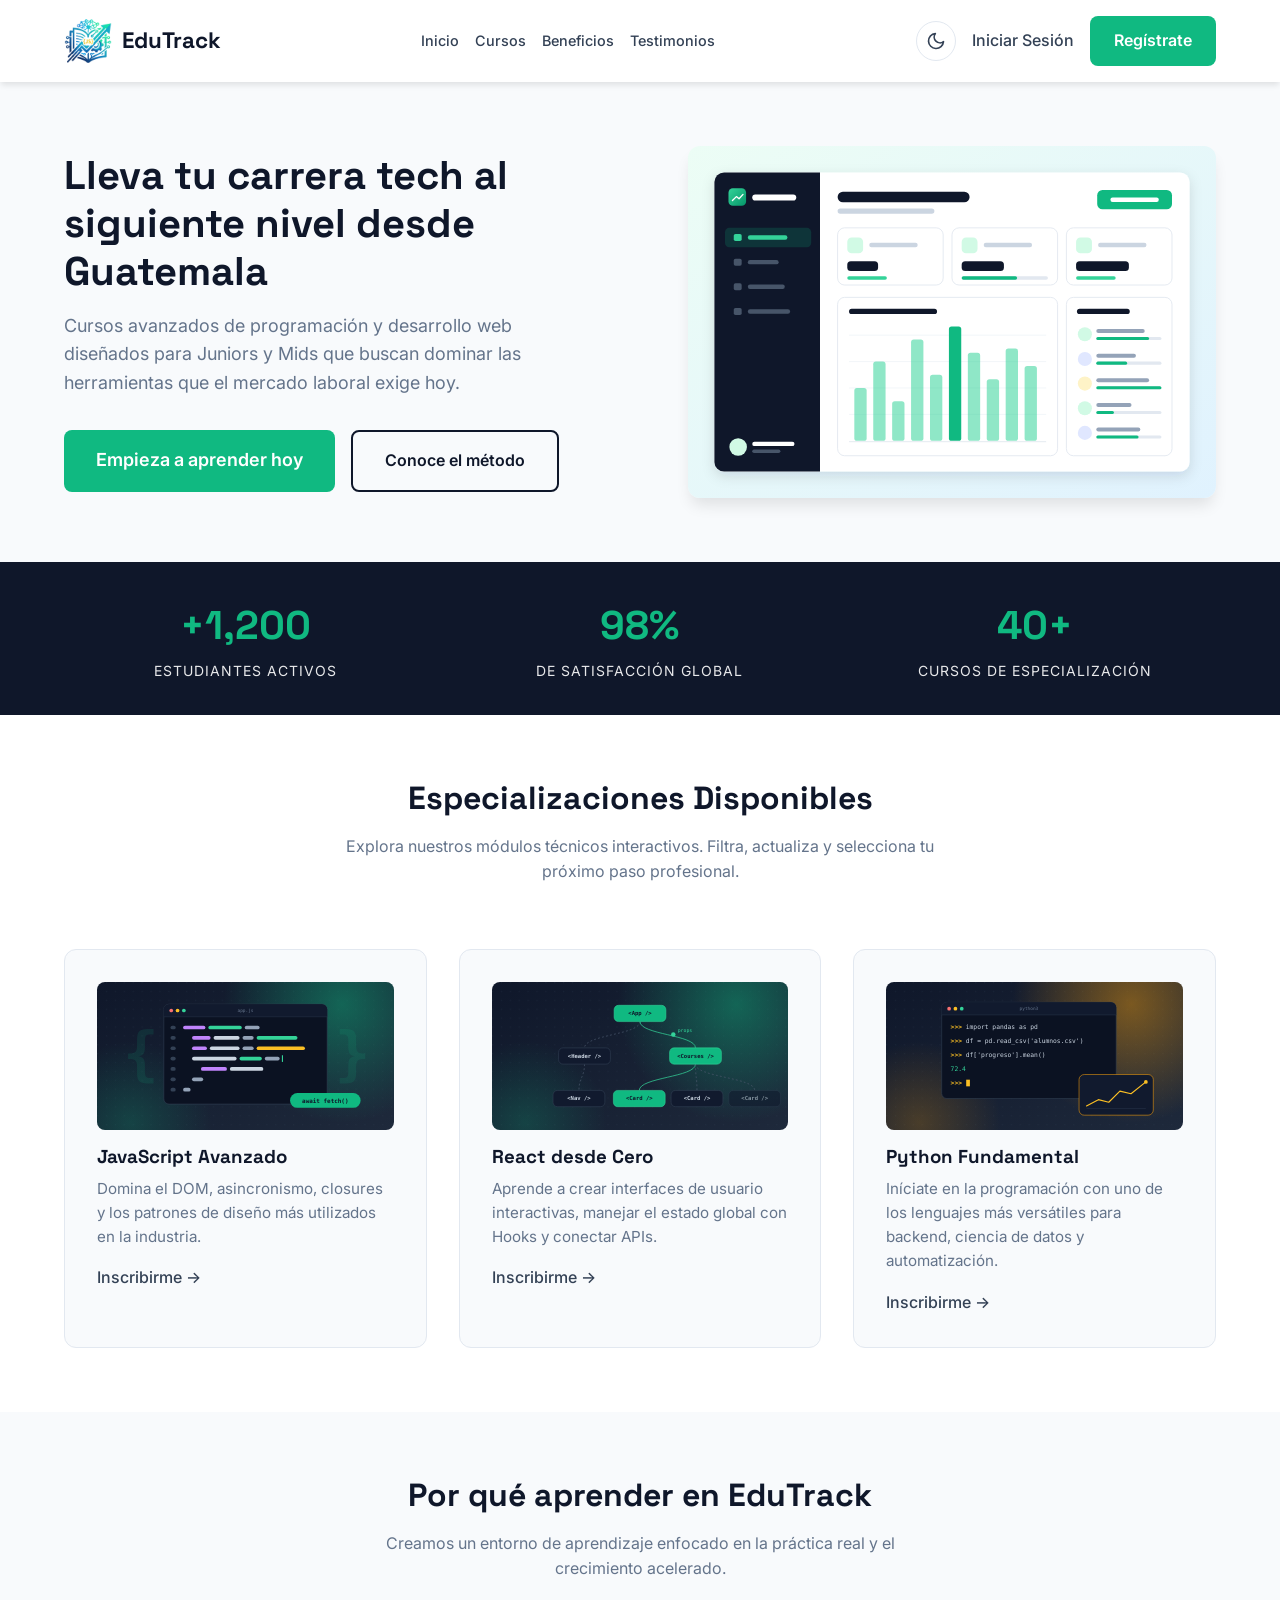
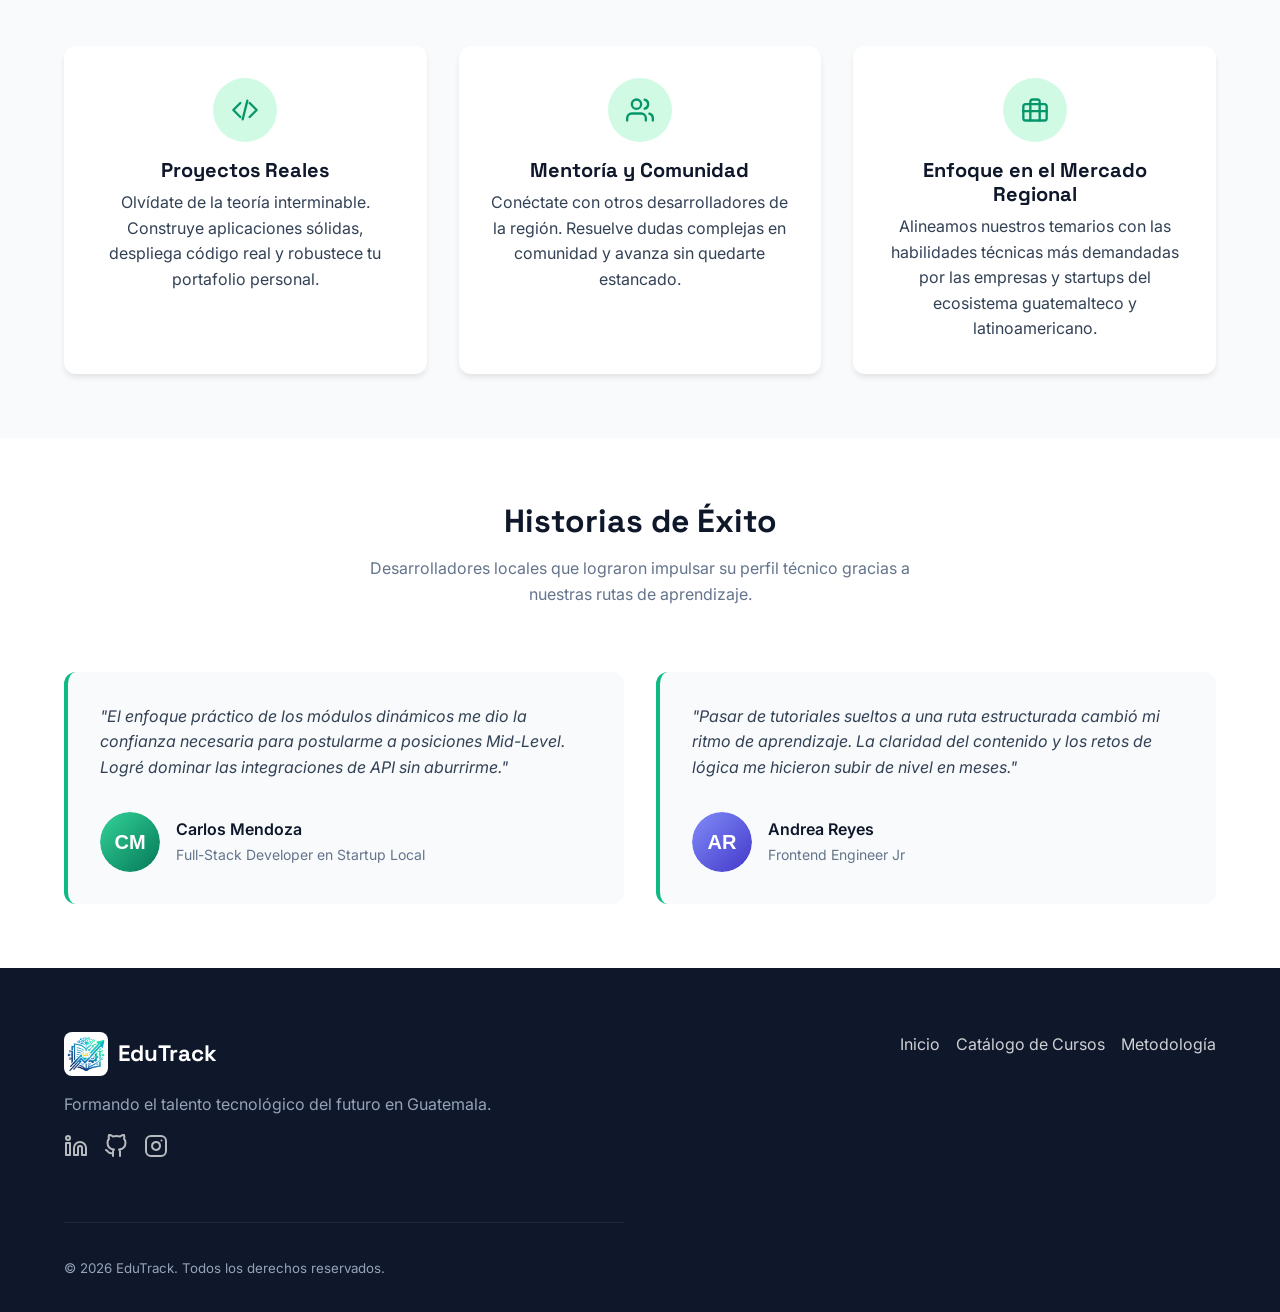
<file: index.html>
<!DOCTYPE html>
<html lang="es">
<head>
    <meta charset="UTF-8">
    <meta name="viewport" content="width=device-width, initial-scale=1.0">
    <title>EduTrack | Cursos de Tecnología en Línea para Desarrolladores</title>
    <link rel="icon" type="image/png" sizes="64x64" href="assets/img/favicon-64.png">
    <link rel="stylesheet" href="css/landing_styles.css">
    <link rel="stylesheet" href="css/theme.css">
    <script src="js/theme.js"></script>
</head>
<body>

    <header class="main-header">
        <div class="header-container">
            <a href="#hero" class="brand-logo" aria-label="EduTrack, ir al inicio">
                <img src="assets/img/logo-edutrack.png" alt="" width="48" height="48">
                <span class="brand-name">EduTrack</span>
            </a>
            <nav class="main-nav">
                <ul class="nav-list">
                    <li class="nav-item"><a href="#hero" class="nav-link">Inicio</a></li>
                    <li class="nav-item"><a href="#courses" class="nav-link">Cursos</a></li>
                    <li class="nav-item"><a href="#benefits" class="nav-link">Beneficios</a></li>
                    <li class="nav-item"><a href="#testimonials" class="nav-link">Testimonios</a></li>
                </ul>
            </nav>
            <div class="auth-actions">
                <button type="button" class="theme-toggle" data-theme-toggle aria-label="Cambiar tema">
                    <svg class="icon-moon" width="20" height="20" viewBox="0 0 24 24" fill="none" stroke="currentColor" stroke-width="2" stroke-linecap="round" stroke-linejoin="round" aria-hidden="true"><path d="M21 12.79A9 9 0 1 1 11.21 3 7 7 0 0 0 21 12.79z"></path></svg>
                    <svg class="icon-sun" width="20" height="20" viewBox="0 0 24 24" fill="none" stroke="currentColor" stroke-width="2" stroke-linecap="round" stroke-linejoin="round" aria-hidden="true"><circle cx="12" cy="12" r="5"></circle><line x1="12" y1="1" x2="12" y2="3"></line><line x1="12" y1="21" x2="12" y2="23"></line><line x1="4.22" y1="4.22" x2="5.64" y2="5.64"></line><line x1="18.36" y1="18.36" x2="19.78" y2="19.78"></line><line x1="1" y1="12" x2="3" y2="12"></line><line x1="21" y1="12" x2="23" y2="12"></line><line x1="4.22" y1="19.78" x2="5.64" y2="18.36"></line><line x1="18.36" y1="5.64" x2="19.78" y2="4.22"></line></svg>
                </button>
                <a href="#" id="login-btn" class="btn-link">Iniciar Sesión</a>
                <a href="#" class="btn-primary" data-open-register>Regístrate</a>
            </div>
        </div>
    </header>

    <main class="main-content">

        <section id="hero" class="hero-section">
            <div class="hero-container">
                <div class="hero-text-content">
                    <h1 class="hero-title">Lleva tu carrera tech al siguiente nivel desde Guatemala</h1>
                    <p class="hero-subtitle">Cursos avanzados de programación y desarrollo web diseñados para Juniors y Mids que buscan dominar las herramientas que el mercado laboral exige hoy.</p>
                    <div class="hero-actions">
                        <a href="#" class="btn-large-primary" data-open-register>Empieza a aprender hoy</a>
                        <a href="#benefits" class="btn-large-secondary">Conoce el método</a>
                    </div>
                </div>
                <div class="hero-image-container">
                    <img src="assets/img/hero-dashboard.svg" alt="Vista previa del panel de EduTrack con métricas, gráfico y progreso de estudiantes" class="hero-image" width="600" height="400">
                </div>
            </div>
        </section>

        <section id="stats" class="stats-section">
            <div class="stats-container">
                <h2 class="visually-hidden">Nuestras Cifras</h2>
                <ul class="stats-list">
                    <li class="stats-item">
                        <span class="stats-number">+1,200</span>
                        <span class="stats-label">Estudiantes activos</span>
                    </li>
                    <li class="stats-item">
                        <span class="stats-number">98%</span>
                        <span class="stats-label">De satisfacción global</span>
                    </li>
                    <li class="stats-item">
                        <span class="stats-number">40+</span>
                        <span class="stats-label">Cursos de especialización</span>
                    </li>
                </ul>
            </div>
        </section>

        <section id="courses" class="courses-section">
            <div class="courses-container">
                <div class="section-header">
                    <h2 class="section-title">Especializaciones Disponibles</h2>
                    <p class="section-description">Explora nuestros módulos técnicos interactivos. Filtra, actualiza y selecciona tu próximo paso profesional.</p>
                </div>
                
                <div id="courses-grid" class="courses-grid">
                    <!-- Tarjeta 1 -->
                    <article class="course-card">
                        <img src="assets/img/courses/javascript.svg" alt="Portada del curso JavaScript Avanzado" width="400" height="200" loading="lazy" class="course-image">
                        <h3 class="course-title">JavaScript Avanzado</h3>
                        <p class="course-description">Domina el DOM, asincronismo, closures y los patrones de diseño más utilizados en la industria.</p>
                        <a href="#" class="btn-link" data-open-register>Inscribirme &rarr;</a>
                    </article>
                    <!-- Tarjeta 2 -->
                    <article class="course-card">
                        <img src="assets/img/courses/react.svg" alt="Portada del curso React desde Cero" width="400" height="200" loading="lazy" class="course-image">
                        <h3 class="course-title">React desde Cero</h3>
                        <p class="course-description">Aprende a crear interfaces de usuario interactivas, manejar el estado global con Hooks y conectar APIs.</p>
                        <a href="#" class="btn-link" data-open-register>Inscribirme &rarr;</a>
                    </article>
                    <!-- Tarjeta 3 -->
                    <article class="course-card">
                        <img src="assets/img/courses/python.svg" alt="Portada del curso Python Fundamental" width="400" height="200" loading="lazy" class="course-image">
                        <h3 class="course-title">Python Fundamental</h3>
                        <p class="course-description">Iníciate en la programación con uno de los lenguajes más versátiles para backend, ciencia de datos y automatización.</p>
                        <a href="#" class="btn-link" data-open-register>Inscribirme &rarr;</a>
                    </article>
                </div>
            </div>
        </section>

        <section id="benefits" class="benefits-section">
            <div class="benefits-container">
                <div class="section-header">
                    <h2 class="section-title">Por qué aprender en EduTrack</h2>
                    <p class="section-description">Creamos un entorno de aprendizaje enfocado en la práctica real y el crecimiento acelerado.</p>
                </div>
                <div class="benefits-grid">
                    <article class="benefit-card">
                        <div class="benefit-icon-wrapper">
                            <img src="assets/icons/code.svg" alt="" width="28" height="28" class="benefit-icon">
                        </div>
                        <h3 class="benefit-title">Proyectos Reales</h3>
                        <p class="benefit-description">Olvídate de la teoría interminable. Construye aplicaciones sólidas, despliega código real y robustece tu portafolio personal.</p>
                    </article>

                    <article class="benefit-card">
                        <div class="benefit-icon-wrapper">
                            <img src="assets/icons/users.svg" alt="" width="28" height="28" class="benefit-icon">
                        </div>
                        <h3 class="benefit-title">Mentoría y Comunidad</h3>
                        <p class="benefit-description">Conéctate con otros desarrolladores de la región. Resuelve dudas complejas en comunidad y avanza sin quedarte estancado.</p>
                    </article>

                    <article class="benefit-card">
                        <div class="benefit-icon-wrapper">
                            <img src="assets/icons/briefcase.svg" alt="" width="28" height="28" class="benefit-icon">
                        </div>
                        <h3 class="benefit-title">Enfoque en el Mercado Regional</h3>
                        <p class="benefit-description">Alineamos nuestros temarios con las habilidades técnicas más demandadas por las empresas y startups del ecosistema guatemalteco y latinoamericano.</p>
                    </article>
                </div>
            </div>
        </section>

        <section id="testimonials" class="testimonials-section">
            <div class="testimonials-container">
                <div class="section-header">
                    <h2 class="section-title">Historias de Éxito</h2>
                    <p class="section-description">Desarrolladores locales que lograron impulsar su perfil técnico gracias a nuestras rutas de aprendizaje.</p>
                </div>
                <div class="testimonials-grid">
                    <blockquote class="testimonial-card">
                        <p class="testimonial-quote">"El enfoque práctico de los módulos dinámicos me dio la confianza necesaria para postularme a posiciones Mid-Level. Logré dominar las integraciones de API sin aburrirme."</p>
                        <cite class="testimonial-author-info">
                            <img src="assets/img/avatars/carlos-mendoza.svg" width="60" height="60" alt="Foto de Carlos Mendoza" class="testimonial-avatar">
                            <div class="author-text">
                                <span class="author-name">Carlos Mendoza</span>
                                <span class="author-role">Full-Stack Developer en Startup Local</span>
                            </div>
                        </cite>
                    </blockquote>

                    <blockquote class="testimonial-card">
                        <p class="testimonial-quote">"Pasar de tutoriales sueltos a una ruta estructurada cambió mi ritmo de aprendizaje. La claridad del contenido y los retos de lógica me hicieron subir de nivel en meses."</p>
                        <cite class="testimonial-author-info">
                            <img src="assets/img/avatars/andrea-reyes.svg" width="60" height="60" alt="Foto de Andrea Reyes" class="testimonial-avatar">
                            <div class="author-text">
                                <span class="author-name">Andrea Reyes</span>
                                <span class="author-role">Frontend Engineer Jr</span>
                            </div>
                        </cite>
                    </blockquote>
                </div>
            </div>
        </section>

    </main>

    <div id="register-modal" class="modal-overlay">
        <div class="modal-content">
            <button id="close-modal" class="btn-close" aria-label="Cerrar">&times;</button>
            <h3 class="modal-title">Únete a EduTrack</h3>
            <p class="modal-description">Déjanos tus datos y te avisaremos en cuanto abramos nuevos cupos.</p>
            <form id="register-form" class="register-form">
                <div class="form-group">
                    <label for="reg-name" class="form-label">Nombre completo</label>
                    <input type="text" id="reg-name" class="form-input" required placeholder="Ej. Carlos Mendoza">
                </div>
                <div class="form-group">
                    <label for="reg-email" class="form-label">Correo electrónico</label>
                    <input type="email" id="reg-email" class="form-input" required placeholder="tu@correo.com">
                </div>
                <button type="submit" class="btn-primary form-submit">Completar Registro</button>
            </form>
        </div>
    </div>

    <footer class="main-footer">
        <div class="footer-container">
            <div class="footer-brand-info">
                <div class="brand-logo footer-logo">
                    <img src="assets/img/logo-edutrack.png" alt="" width="44" height="44" class="footer-logo-mark">
                    <span class="brand-name">EduTrack</span>
                </div>
                <p class="footer-tagline">Formando el talento tecnológico del futuro en Guatemala.</p>
                
                <div class="footer-socials">
                    <a href="#" class="social-link" aria-label="LinkedIn">
                        <svg width="24" height="24" viewBox="0 0 24 24" fill="none" stroke="currentColor" stroke-width="2" stroke-linecap="round" stroke-linejoin="round"><path d="M16 8a6 6 0 0 1 6 6v7h-4v-7a2 2 0 0 0-2-2 2 2 0 0 0-2 2v7h-4v-7a6 6 0 0 1 6-6z"></path><rect x="2" y="9" width="4" height="12"></rect><circle cx="4" cy="4" r="2"></circle></svg>
                    </a>
                    <a href="#" class="social-link" aria-label="GitHub">
                        <svg width="24" height="24" viewBox="0 0 24 24" fill="none" stroke="currentColor" stroke-width="2" stroke-linecap="round" stroke-linejoin="round"><path d="M9 19c-5 1.5-5-2.5-7-3m14 6v-3.87a3.37 3.37 0 0 0-.94-2.61c3.14-.35 6.44-1.54 6.44-7A5.44 5.44 0 0 0 20 4.77 5.07 5.07 0 0 0 19.91 1S18.73.65 16 2.48a13.38 13.38 0 0 0-7 0C6.27.65 5.09 1 5.09 1A5.07 5.07 0 0 0 5 4.77a5.44 5.44 0 0 0-1.5 3.78c0 5.42 3.3 6.61 6.44 7A3.37 3.37 0 0 0 9 18.13V22"></path></svg>
                    </a>
                    <a href="#" class="social-link" aria-label="Instagram">
                        <svg width="24" height="24" viewBox="0 0 24 24" fill="none" stroke="currentColor" stroke-width="2" stroke-linecap="round" stroke-linejoin="round"><rect x="2" y="2" width="20" height="20" rx="5" ry="5"></rect><path d="M16 11.37A4 4 0 1 1 12.63 8 4 4 0 0 1 16 11.37z"></path><line x1="17.5" y1="6.5" x2="17.51" y2="6.5"></line></svg>
                    </a>
                </div>
            </div>
            <div class="footer-nav-wrapper">
                <nav class="footer-nav">
                    <ul class="footer-links-list">
                        <li><a href="#hero" class="footer-link">Inicio</a></li>
                        <li><a href="#courses" class="footer-link">Catálogo de Cursos</a></li>
                        <li><a href="#benefits" class="footer-link">Metodología</a></li>
                    </ul>
                </nav>
            </div>
            <div class="footer-bottom">
                <small class="footer-copyright">&copy; 2026 EduTrack. Todos los derechos reservados.</small>
            </div>
        </div>
    </footer>
    <a href="#" class="whatsapp-float" aria-label="Chat en WhatsApp">
        <img src="assets/icons/chat.svg" alt="" width="28" height="28">
    </a>

    <script src="js/session.js"></script>
    <script src="js/landing.js"></script>
</body>
</html>
</file>
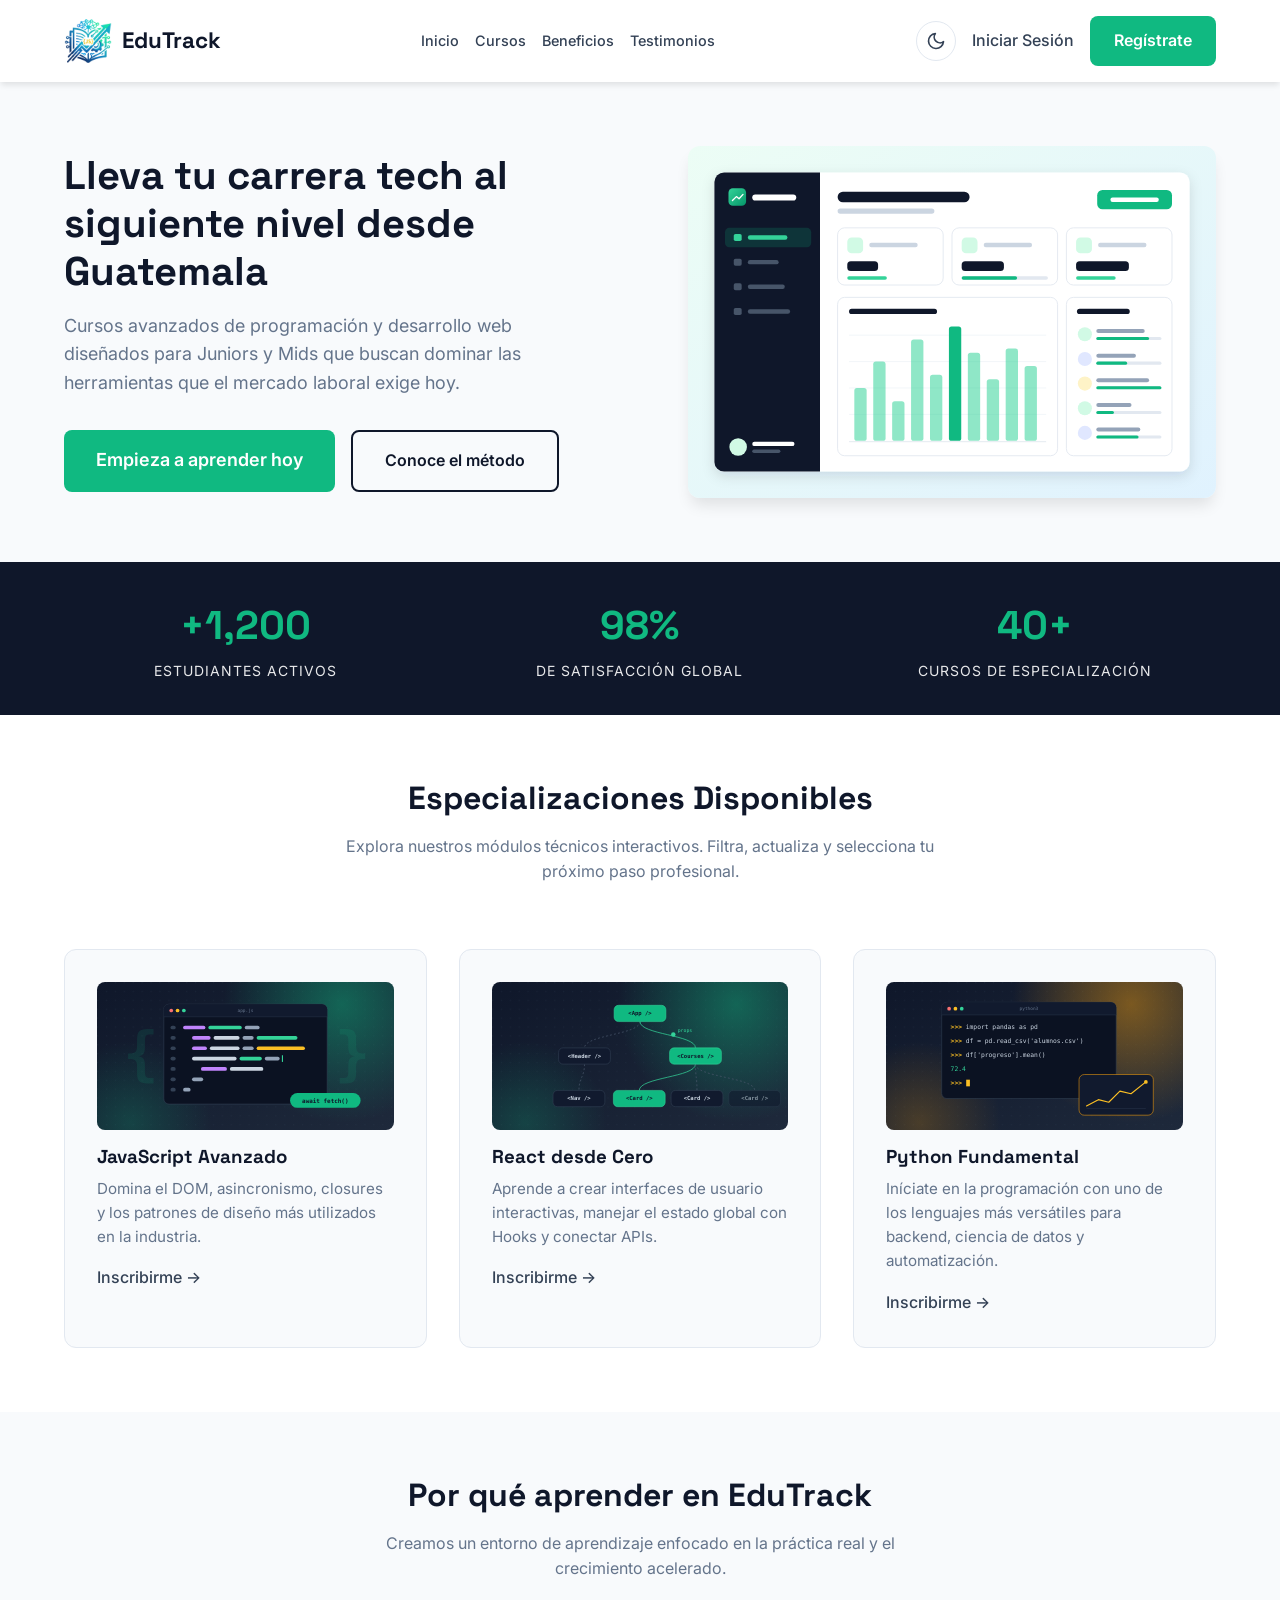
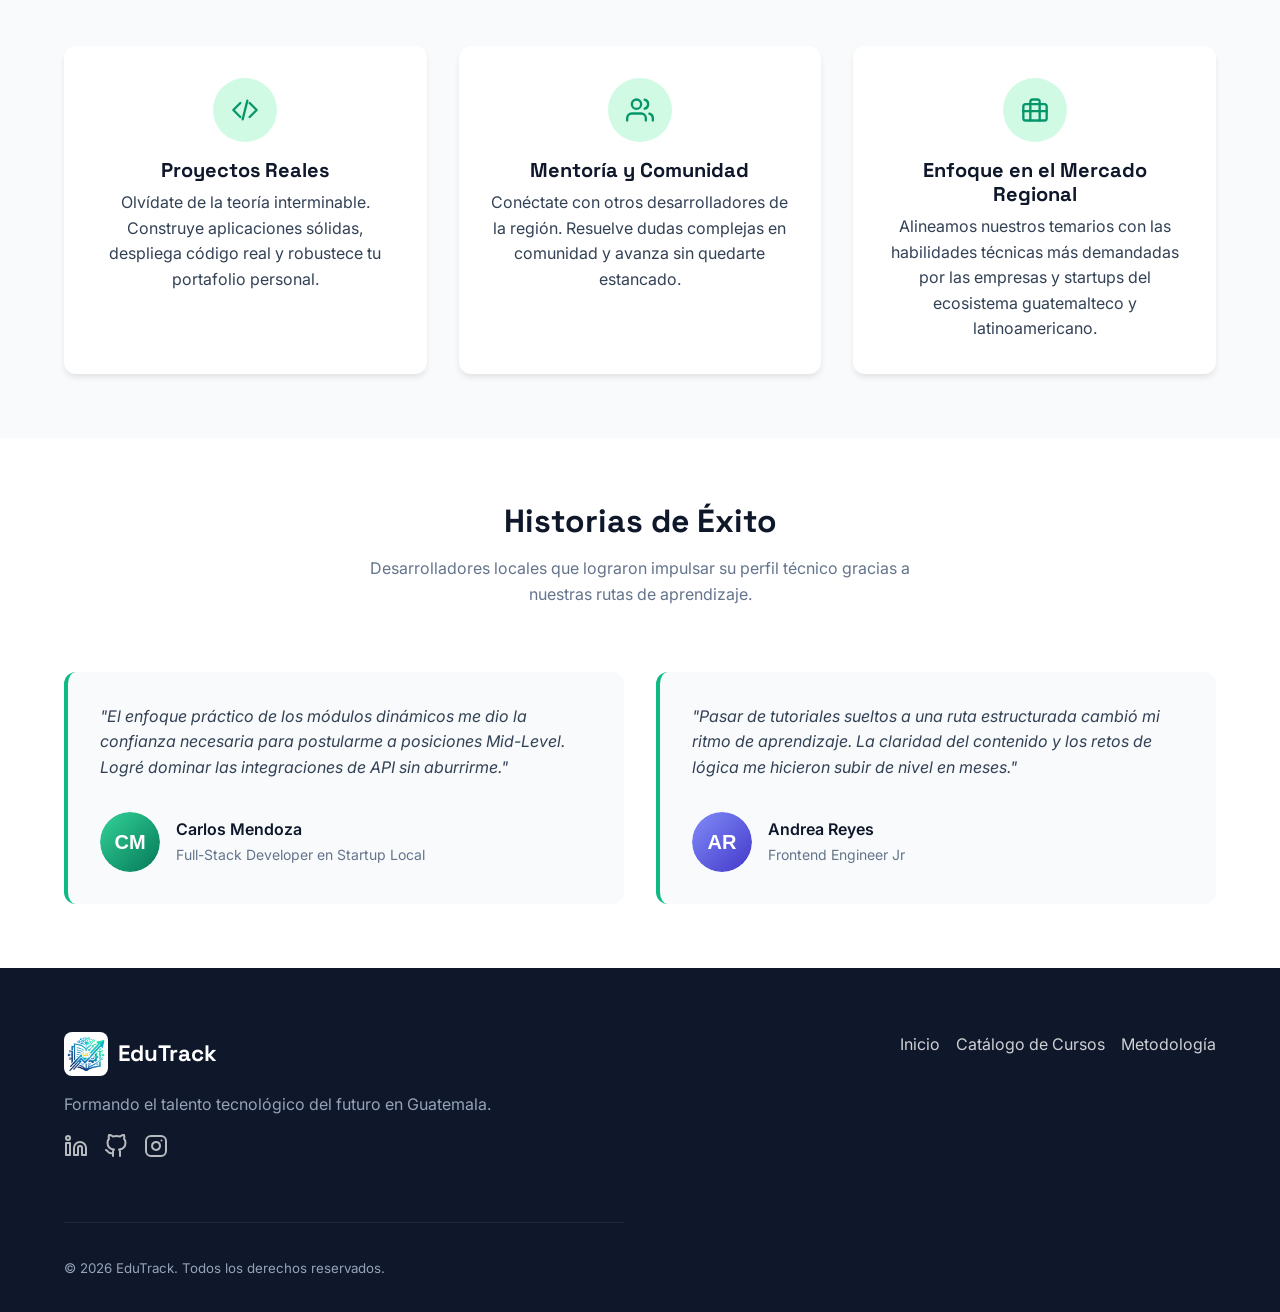
<file: catalogo.html>
<!DOCTYPE html>
<html lang="es">
<head>
    <meta charset="UTF-8">
    <meta name="viewport" content="width=device-width, initial-scale=1.0">
    <title>Catálogo de Cursos | EduTrack</title>
    <link rel="icon" type="image/png" sizes="64x64" href="assets/img/favicon-64.png">
    <link rel="stylesheet" href="css/dashboard_styles.css">
    <link rel="stylesheet" href="css/catalogo.css">
    <link href="https://fonts.googleapis.com/css2?family=Inter:wght@400;500;600&family=Space+Grotesk:wght@500;700&display=swap" rel="stylesheet">
    <link rel="stylesheet" href="css/theme.css">
    <script src="js/theme.js"></script>
</head>
<body>

    <div class="mobile-topbar">
        <button id="menu-toggle" class="menu-btn" aria-label="Alternar menú">
            <div class="hamburger">
                <span></span><span></span><span></span><span></span>
            </div>
        </button>
        <span class="mobile-brand">EduTrack</span>
        <div class="mobile-spacer"></div>
    </div>

    <div class="dashboard-layout">
        <aside class="sidebar" id="sidebar">
            <div class="sidebar-header">
                <h1 class="brand-logo-text"><img src="assets/img/logo-edutrack.png" alt="" width="38" height="38">EduTrack</h1>
                <button id="close-sidebar" class="close-btn-mobile" aria-label="Cerrar menú">&times;</button>
            </div>

            <nav class="sidebar-nav">
                <ul class="nav-menu">
                    <li class="nav-item">
                        <a href="dashboard.html" class="nav-link">
                            <svg width="20" height="20" viewBox="0 0 24 24" fill="none" stroke="currentColor" stroke-width="2" stroke-linecap="round" stroke-linejoin="round"><rect x="3" y="3" width="7" height="7"></rect><rect x="14" y="3" width="7" height="7"></rect><rect x="14" y="14" width="7" height="7"></rect><rect x="3" y="14" width="7" height="7"></rect></svg>
                            <span>Dashboard</span>
                        </a>
                    </li>
                    <li class="nav-item">
                        <a href="#" class="nav-link" data-coming-soon="Mis Rutas">
                            <svg width="20" height="20" viewBox="0 0 24 24" fill="none" stroke="currentColor" stroke-width="2" stroke-linecap="round" stroke-linejoin="round"><polygon points="12 2 2 7 12 12 22 7 12 2"></polygon><polyline points="2 17 12 22 22 17"></polyline><polyline points="2 12 12 17 22 12"></polyline></svg>
                            <span>Mis Rutas</span>
                        </a>
                    </li>
                    <li class="nav-item active">
                        <a href="catalogo.html" class="nav-link">
                            <svg width="20" height="20" viewBox="0 0 24 24" fill="none" stroke="currentColor" stroke-width="2" stroke-linecap="round" stroke-linejoin="round"><circle cx="12" cy="12" r="10"></circle><line x1="12" y1="8" x2="12" y2="12"></line><line x1="12" y1="16" x2="12.01" y2="16"></line></svg>
                            <span>Catálogo</span>
                        </a>
                    </li>
                    <li class="nav-item">
                        <a href="estudiantes.html" class="nav-link">
                            <svg width="20" height="20" viewBox="0 0 24 24" fill="none" stroke="currentColor" stroke-width="2" stroke-linecap="round" stroke-linejoin="round"><path d="M22 11.08V12a10 10 0 1 1-5.93-9.14"></path><polyline points="22 4 12 14.01 9 11.01"></polyline></svg>
                            <span>Estudiantes</span>
                        </a>
                    </li>
                </ul>
            </nav>

            <div class="sidebar-footer">
                <div class="user-profile">
                    <span class="user-avatar" aria-hidden="true">U</span>
                    <div class="user-info">
                        <span class="user-name">Estudiante</span>
                        <span class="user-role">Frontend Dev</span>
                    </div>
                </div>
                <button type="button" class="theme-toggle theme-toggle--row" data-theme-toggle aria-label="Cambiar tema">
                    <svg class="icon-moon" width="20" height="20" viewBox="0 0 24 24" fill="none" stroke="currentColor" stroke-width="2" stroke-linecap="round" stroke-linejoin="round" aria-hidden="true"><path d="M21 12.79A9 9 0 1 1 11.21 3 7 7 0 0 0 21 12.79z"></path></svg>
                    <svg class="icon-sun" width="20" height="20" viewBox="0 0 24 24" fill="none" stroke="currentColor" stroke-width="2" stroke-linecap="round" stroke-linejoin="round" aria-hidden="true"><circle cx="12" cy="12" r="5"></circle><line x1="12" y1="1" x2="12" y2="3"></line><line x1="12" y1="21" x2="12" y2="23"></line><line x1="4.22" y1="4.22" x2="5.64" y2="5.64"></line><line x1="18.36" y1="18.36" x2="19.78" y2="19.78"></line><line x1="1" y1="12" x2="3" y2="12"></line><line x1="21" y1="12" x2="23" y2="12"></line><line x1="4.22" y1="19.78" x2="5.64" y2="18.36"></line><line x1="18.36" y1="5.64" x2="19.78" y2="4.22"></line></svg>
                    <span class="theme-toggle-label">Tema oscuro</span>
                </button>
                <button class="btn-logout" aria-label="Cerrar sesión">
                    <svg width="20" height="20" viewBox="0 0 24 24" fill="none" stroke="currentColor" stroke-width="2" stroke-linecap="round" stroke-linejoin="round"><path d="M9 21H5a2 2 0 0 1-2-2V5a2 2 0 0 1 2-2h4"></path><polyline points="16 17 21 12 16 7"></polyline><line x1="21" y1="12" x2="9" y2="12"></line></svg>
                    <span>Salir</span>
                </button>
            </div>
        </aside>

        <div id="sidebar-overlay" class="sidebar-overlay"></div>

        <main class="main-content" id="catalog-app">
            <!-- El contenido se renderizará dinámicamente desde catalogo.js -->
        </main>
    </div>

    <script src="js/utils.js"></script>
    <script src="js/session.js"></script>
    <script src="js/sidebar.js"></script>
    <script src="js/catalogo.js"></script>
</body>
</html>
</file>
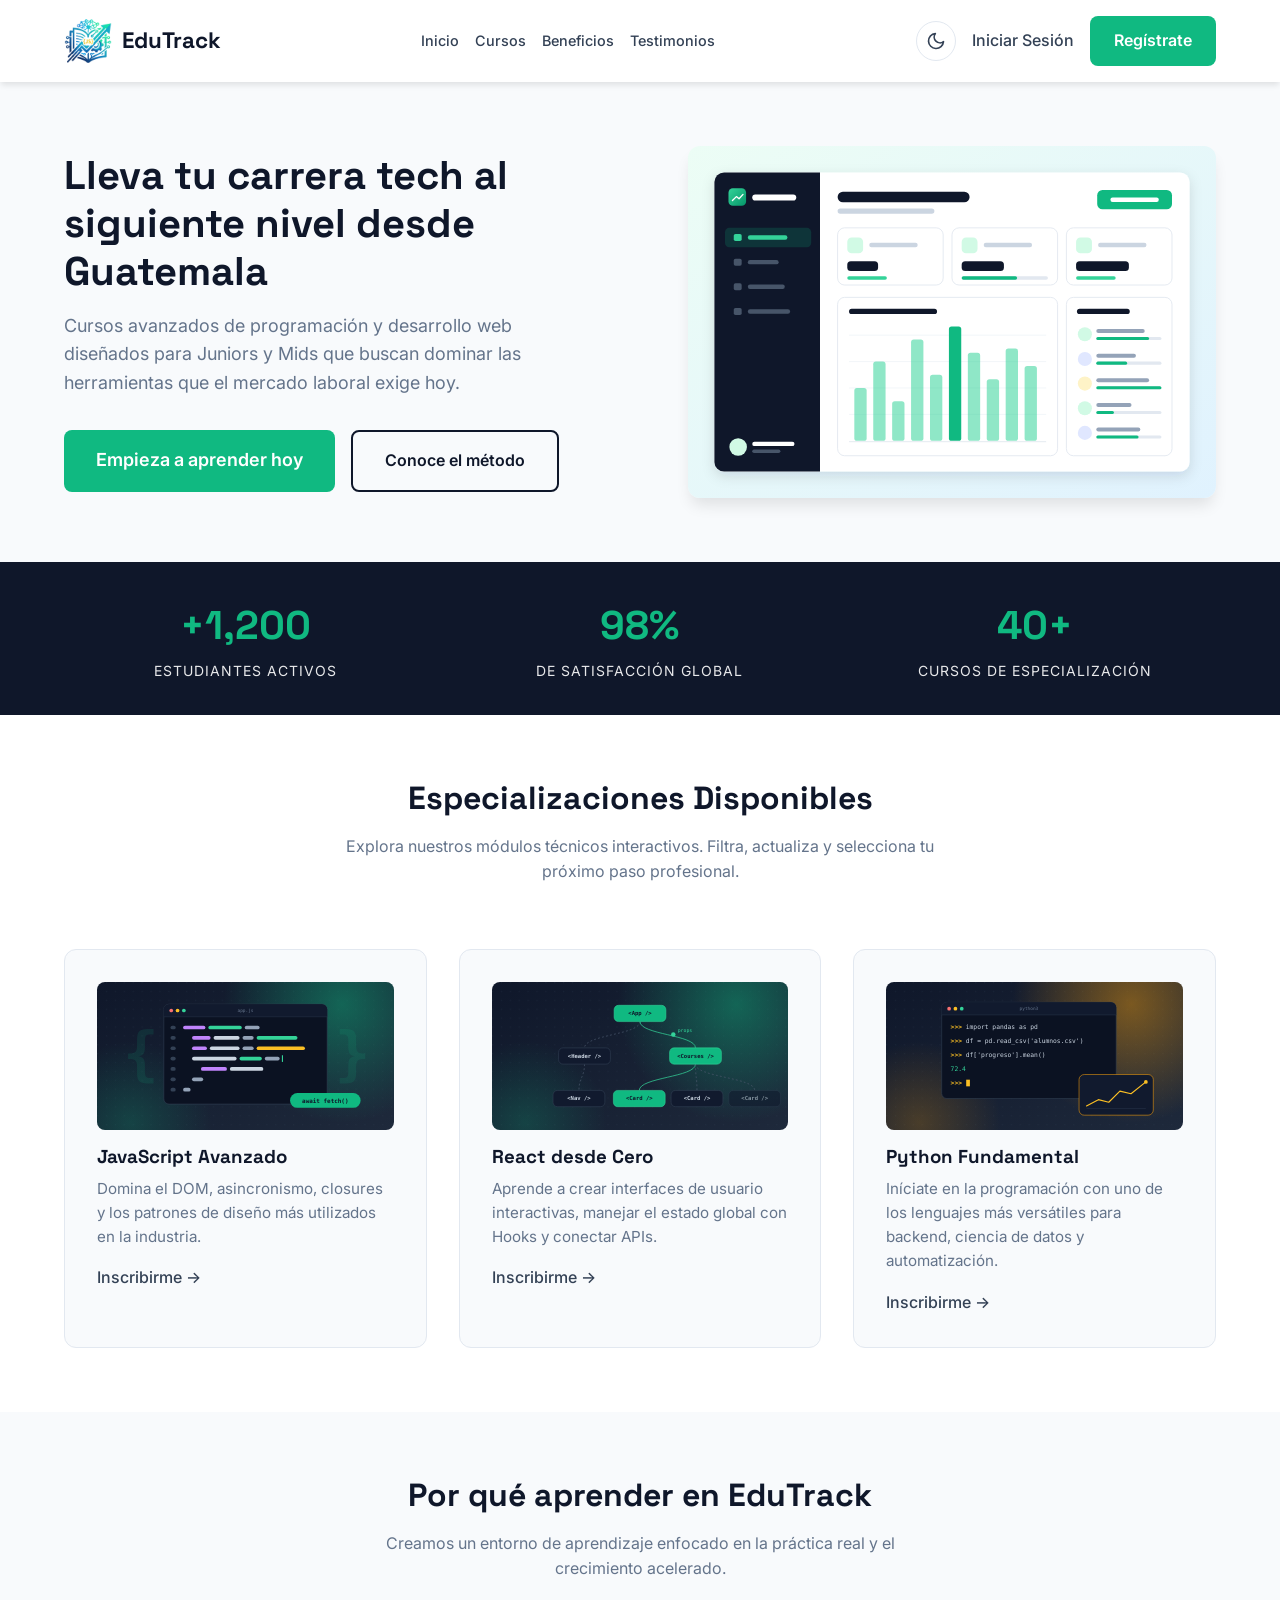
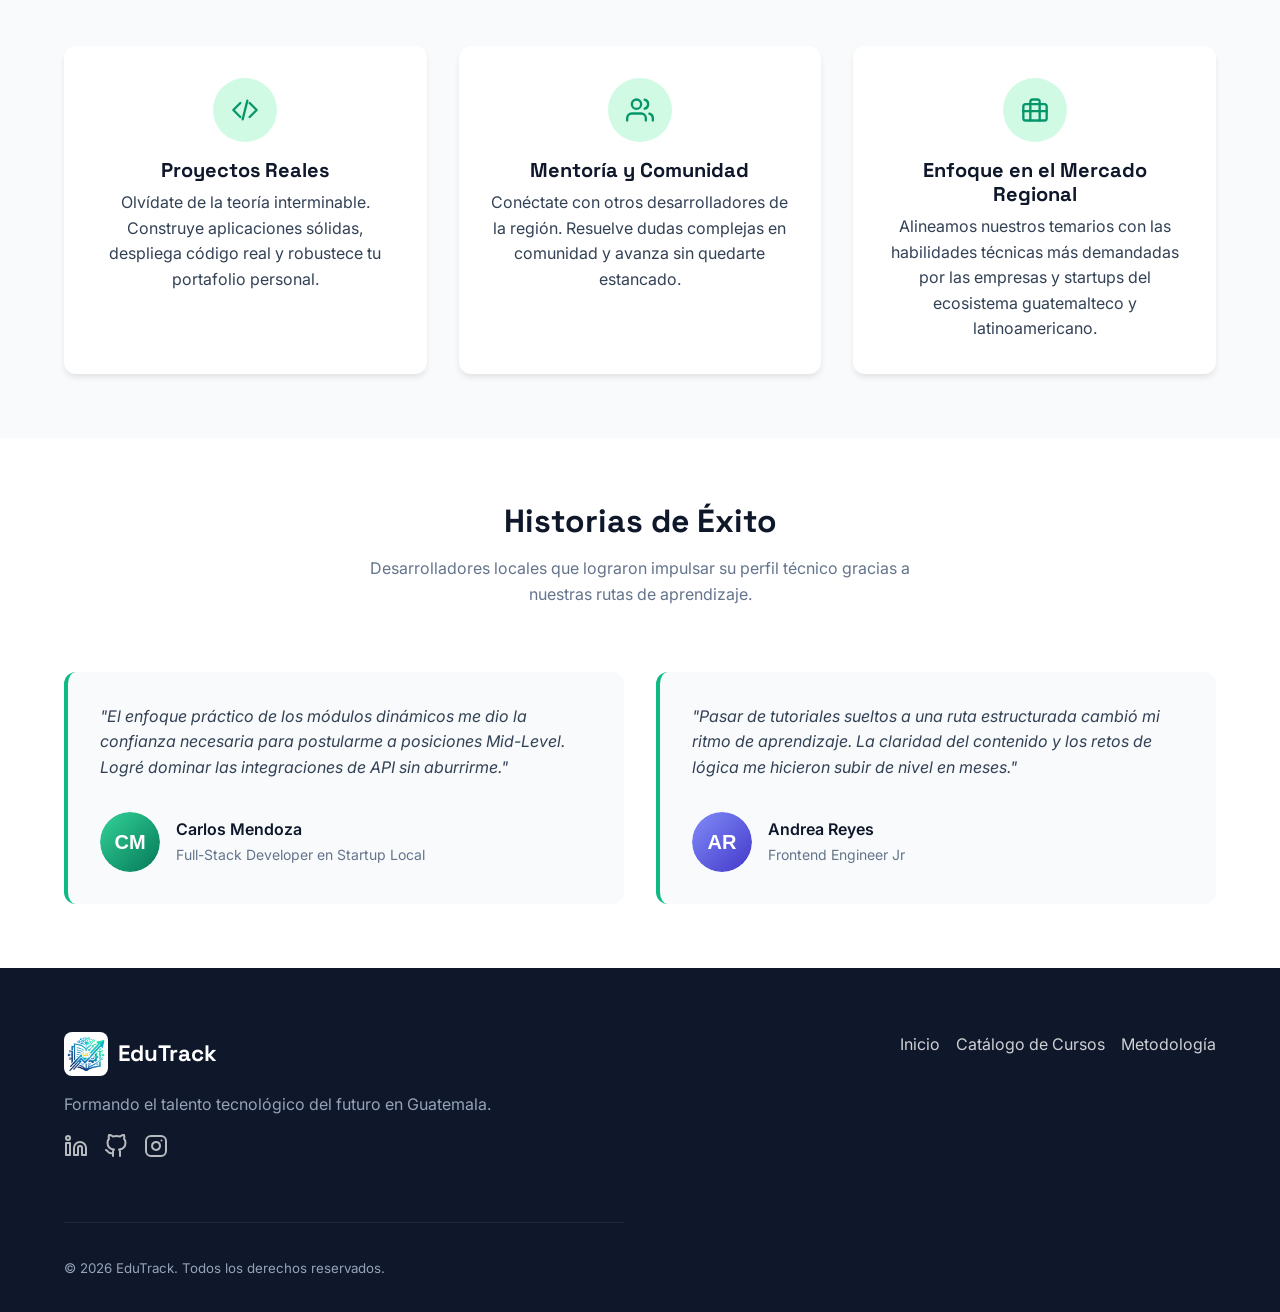
<file: dashboard.html>
<!DOCTYPE html>
<html lang="es">
<head>
    <meta charset="UTF-8">
    <meta name="viewport" content="width=device-width, initial-scale=1.0">
    <title>Dashboard | EduTrack</title>
    <link rel="icon" type="image/png" sizes="64x64" href="assets/img/favicon-64.png">
    <link rel="stylesheet" href="css/dashboard_styles.css">
    <link href="https://fonts.googleapis.com/css2?family=Inter:wght@400;500;600&family=Space+Grotesk:wght@500;700&display=swap" rel="stylesheet">
    <link rel="stylesheet" href="css/theme.css">
    <script src="js/theme.js"></script>
</head>
<body>

    <div class="mobile-topbar">
        <button id="menu-toggle" class="menu-btn" aria-label="Alternar menú">
            <div class="hamburger">
                <span></span>
                <span></span>
                <span></span>
                <span></span>
            </div>
        </button>
        
        <span class="mobile-brand">EduTrack</span>
        <div class="mobile-spacer"></div> </div>

    <div class="dashboard-layout">
        
        <aside class="sidebar" id="sidebar">
            <div class="sidebar-header">
                <h1 class="brand-logo-text"><img src="assets/img/logo-edutrack.png" alt="" width="38" height="38">EduTrack</h1>
                <button id="close-sidebar" class="close-btn-mobile" aria-label="Cerrar menú">&times;</button>
            </div>

            <nav class="sidebar-nav">
                <ul class="nav-menu">
                    <li class="nav-item active">
                        <a href="#" class="nav-link">
                            <svg width="20" height="20" viewBox="0 0 24 24" fill="none" stroke="currentColor" stroke-width="2" stroke-linecap="round" stroke-linejoin="round"><rect x="3" y="3" width="7" height="7"></rect><rect x="14" y="3" width="7" height="7"></rect><rect x="14" y="14" width="7" height="7"></rect><rect x="3" y="14" width="7" height="7"></rect></svg>
                            <span>Dashboard</span>
                        </a>
                    </li>
                    <li class="nav-item">
                        <a href="#" class="nav-link" data-coming-soon="Mis Rutas">
                            <svg width="20" height="20" viewBox="0 0 24 24" fill="none" stroke="currentColor" stroke-width="2" stroke-linecap="round" stroke-linejoin="round"><polygon points="12 2 2 7 12 12 22 7 12 2"></polygon><polyline points="2 17 12 22 22 17"></polyline><polyline points="2 12 12 17 22 12"></polyline></svg>
                            <span>Mis Rutas</span>
                        </a>
                    </li>
                    <li class="nav-item">
                        <a href="catalogo.html" class="nav-link">
                            <svg width="20" height="20" viewBox="0 0 24 24" fill="none" stroke="currentColor" stroke-width="2" stroke-linecap="round" stroke-linejoin="round"><circle cx="12" cy="12" r="10"></circle><line x1="12" y1="8" x2="12" y2="12"></line><line x1="12" y1="16" x2="12.01" y2="16"></line></svg>
                            <span>Catálogo</span>
                        </a>
                    </li>
                    <li class="nav-item">
                        <a href="estudiantes.html" class="nav-link">
                            <svg width="20" height="20" viewBox="0 0 24 24" fill="none" stroke="currentColor" stroke-width="2" stroke-linecap="round" stroke-linejoin="round"><path d="M22 11.08V12a10 10 0 1 1-5.93-9.14"></path><polyline points="22 4 12 14.01 9 11.01"></polyline></svg>
                            <span>Estudiantes</span>
                        </a>
                    </li>
                </ul>
            </nav>

            <div class="sidebar-footer">
                <div class="user-profile">
                    <span class="user-avatar" aria-hidden="true">U</span>
                    <div class="user-info">
                        <span class="user-name">Estudiante</span>
                        <span class="user-role">Frontend Dev</span>
                    </div>
                </div>
                <button type="button" class="theme-toggle theme-toggle--row" data-theme-toggle aria-label="Cambiar tema">
                    <svg class="icon-moon" width="20" height="20" viewBox="0 0 24 24" fill="none" stroke="currentColor" stroke-width="2" stroke-linecap="round" stroke-linejoin="round" aria-hidden="true"><path d="M21 12.79A9 9 0 1 1 11.21 3 7 7 0 0 0 21 12.79z"></path></svg>
                    <svg class="icon-sun" width="20" height="20" viewBox="0 0 24 24" fill="none" stroke="currentColor" stroke-width="2" stroke-linecap="round" stroke-linejoin="round" aria-hidden="true"><circle cx="12" cy="12" r="5"></circle><line x1="12" y1="1" x2="12" y2="3"></line><line x1="12" y1="21" x2="12" y2="23"></line><line x1="4.22" y1="4.22" x2="5.64" y2="5.64"></line><line x1="18.36" y1="18.36" x2="19.78" y2="19.78"></line><line x1="1" y1="12" x2="3" y2="12"></line><line x1="21" y1="12" x2="23" y2="12"></line><line x1="4.22" y1="19.78" x2="5.64" y2="18.36"></line><line x1="18.36" y1="5.64" x2="19.78" y2="4.22"></line></svg>
                    <span class="theme-toggle-label">Tema oscuro</span>
                </button>
                <button class="btn-logout" aria-label="Cerrar sesión">
                    <svg width="20" height="20" viewBox="0 0 24 24" fill="none" stroke="currentColor" stroke-width="2" stroke-linecap="round" stroke-linejoin="round"><path d="M9 21H5a2 2 0 0 1-2-2V5a2 2 0 0 1 2-2h4"></path><polyline points="16 17 21 12 16 7"></polyline><line x1="21" y1="12" x2="9" y2="12"></line></svg>
                    <span>Salir</span>
                </button>
            </div>
        </aside>

        <div id="sidebar-overlay" class="sidebar-overlay"></div>

        <main class="main-content">
            <header class="content-header">
                <h2 class="greeting">¡Hola de nuevo! 👋</h2>
                <p class="greeting-subtitle">Aquí está el resumen de tu progreso actual.</p>
            </header>

            <div class="dashboard-cards">
                
                <article class="stat-card">
                    <div class="stat-header">
                        <div class="icon-wrapper">
                            <svg width="20" height="20" viewBox="0 0 24 24" fill="none" stroke="currentColor" stroke-width="2" stroke-linecap="round" stroke-linejoin="round"><path d="M2 3h6a4 4 0 0 1 4 4v14a3 3 0 0 0-3-3H2z"></path><path d="M22 3h-6a4 4 0 0 0-4 4v14a3 3 0 0 1 3-3h7z"></path></svg>
                        </div>
                        <h3 class="stat-title">Cursos Activos</h3>
                    </div>
                    <div class="stat-body">
                        <p class="stat-value">3</p>
                        <p class="stat-variation positive">
                            <svg width="14" height="14" viewBox="0 0 24 24" fill="none" stroke="currentColor" stroke-width="2" stroke-linecap="round" stroke-linejoin="round"><polyline points="23 6 13.5 15.5 8.5 10.5 1 18"></polyline><polyline points="17 6 23 6 23 12"></polyline></svg>
                            +1 vs mes anterior
                        </p>
                    </div>
                </article>

                <article class="stat-card">
                    <div class="stat-header">
                        <div class="icon-wrapper">
                            <svg width="20" height="20" viewBox="0 0 24 24" fill="none" stroke="currentColor" stroke-width="2" stroke-linecap="round" stroke-linejoin="round"><polyline points="22 12 18 12 15 21 9 3 6 12 2 12"></polyline></svg>
                        </div>
                        <h3 class="stat-title">Progreso Promedio</h3>
                    </div>
                    <div class="stat-body">
                        <p class="stat-value">64%</p>
                        <div class="progress-track" aria-label="Progreso del 64%" role="progressbar" aria-valuenow="64" aria-valuemin="0" aria-valuemax="100">
                            <div class="progress-fill" style="width: 64%;"></div>
                        </div>
                        <p class="stat-variation positive">
                            <svg width="14" height="14" viewBox="0 0 24 24" fill="none" stroke="currentColor" stroke-width="2" stroke-linecap="round" stroke-linejoin="round"><polyline points="23 6 13.5 15.5 8.5 10.5 1 18"></polyline><polyline points="17 6 23 6 23 12"></polyline></svg>
                            +12% vs mes anterior
                        </p>
                    </div>
                </article>

                <article class="stat-card">
                    <div class="stat-header">
                        <div class="icon-wrapper">
                            <svg width="20" height="20" viewBox="0 0 24 24" fill="none" stroke="currentColor" stroke-width="2" stroke-linecap="round" stroke-linejoin="round"><rect x="1" y="4" width="22" height="16" rx="2" ry="2"></rect><line x1="1" y1="10" x2="23" y2="10"></line></svg>
                        </div>
                        <h3 class="stat-title">Próximo Pago</h3>
                    </div>
                    <div class="stat-body">
                        <p class="stat-value">Q 150.00</p>
                        <p class="stat-date">Vence: 15 Jun, 2026</p>
                        <p class="stat-variation neutral">
                            <svg width="14" height="14" viewBox="0 0 24 24" fill="none" stroke="currentColor" stroke-width="2" stroke-linecap="round" stroke-linejoin="round"><line x1="5" y1="12" x2="19" y2="12"></line></svg>
                            Suscripción Pro
                        </p>
                    </div>
                </article>

            </div>
            <section class="recent-courses-section">
                <div class="section-header-table">
                    <h3 class="table-title">Historial de Aprendizaje</h3>
                </div>
                
                <div class="table-container">
                    <table class="courses-table">
                        <thead>
                            <tr>
                                <th>Curso</th>
                                <th class="hide-on-mobile">Instructor</th>
                                <th>Progreso</th>
                                <th class="hide-on-mobile">Fecha inicio</th>
                                <th>Precio Q</th>
                                <th>Estado</th>
                            </tr>
                        </thead>
                        <tbody>
                            <tr>
                                <td class="course-name">JavaScript Avanzado y Manipulación del DOM</td>
                                <td class="hide-on-mobile">Carlos Lazaro Butz Avila</td>
                                <td class="progress-cell">80%</td>
                                <td class="hide-on-mobile">10 Ene 2026</td>
                                <td>Q 250.00</td>
                                <td><span class="badge badge-progress">En progreso</span></td>
                            </tr>
                            <tr>
                                <td class="course-name">Consumo de APIs: Proyecto TMDB</td>
                                <td class="hide-on-mobile">Josué Ambrosi</td>
                                <td class="progress-cell">100%</td>
                                <td class="hide-on-mobile">05 Nov 2025</td>
                                <td>Q 200.00</td>
                                <td><span class="badge badge-completed">Completado</span></td>
                            </tr>
                            <tr>
                                <td class="course-name">Python Fundamental y Lógica con Karel</td>
                                <td class="hide-on-mobile">Edwin Quiroa</td>
                                <td class="progress-cell">45%</td>
                                <td class="hide-on-mobile">15 Mar 2026</td>
                                <td>Q 320.00</td>
                                <td><span class="badge badge-paused">Pausado</span></td>
                            </tr>
                            <tr>
                                <td class="course-name">Full-Stack Web Bootcamp</td>
                                <td class="hide-on-mobile">Marvin Rocael Ajanel Pú</td>
                                <td class="progress-cell">15%</td>
                                <td class="hide-on-mobile">20 May 2026</td>
                                <td>Q 420.00</td>
                                <td><span class="badge badge-progress">En progreso</span></td>
                            </tr>
                            <tr>
                                <td class="course-name">Arquitectura CSS y HTML Semántico</td>
                                <td class="hide-on-mobile">Alan David Quevedo de la Cruz</td>
                                <td class="progress-cell">100%</td>
                                <td class="hide-on-mobile">01 Sep 2025</td>
                                <td>Q 175.00</td>
                                <td><span class="badge badge-completed">Completado</span></td>
                            </tr>
                        </tbody>
                    </table>
                </div>
            </section>

            </main>
    </div>

    <script src="js/session.js"></script>
    <script src="js/sidebar.js"></script>
    <script src="js/dashboard.js"></script>
</body>
</html>
</file>
<file: css/landing_styles.css>
/* =========================================
   1. VARIABLES & GOOGLE FONTS
   ========================================= */
@import url('https://fonts.googleapis.com/css2?family=Inter:wght@400;500;600&family=Space+Grotesk:wght@500;700&display=swap');

:root {
    /* Paleta "Cielo y Quetzal" */
    --primary-dark: #0F172A;
    /* Azul Volcánico Oscuro */
    --primary-light: #1E293B;
    /* Variante para tarjetas/hover */
    --accent-green: #10B981;
    /* Verde Quetzal Vibrante */
    --accent-hover: #059669;
    /* Verde oscuro para interacciones */
    --bg-light: #F8FAFC;
    /* Blanco Hueso / Fondo principal */
    --text-main: #334155;
    /* Texto principal */
    --text-muted: #64748B;
    /* Texto secundario */
    --white: #FFFFFF;

    /* Tipografía */
    --font-heading: 'Space Grotesk', sans-serif;
    --font-body: 'Inter', sans-serif;

    /* Espaciados y Dimensiones */
    --spacing-xs: 0.5rem;
    --spacing-sm: 1rem;
    --spacing-md: 2rem;
    --spacing-lg: 4rem;
    --max-width: 1200px;
    --border-radius-sm: 8px;
    --border-radius-md: 12px;
    --border-radius-lg: 24px;

    /* Sombras y Transiciones */
    --shadow-sm: 0 4px 6px -1px rgba(0, 0, 0, 0.1);
    --shadow-md: 0 10px 15px -3px rgba(0, 0, 0, 0.1);
    --transition: all 0.3s ease;
}

/* =========================================
      2. RESET & BASE (Mobile-First)
      ========================================= */
* {
    margin: 0;
    padding: 0;
    box-sizing: border-box;
}

html {
    scroll-behavior: smooth;
}

body {
    font-family: var(--font-body);
    color: var(--text-main);
    background-color: var(--bg-light);
    line-height: 1.6;
    -webkit-font-smoothing: antialiased;
}

img {
    max-width: 100%;
    height: auto;
    display: block;
}

a {
    text-decoration: none;
    color: inherit;
    transition: var(--transition);
}

h1,
h2,
h3 {
    font-family: var(--font-heading);
    color: var(--primary-dark);
    line-height: 1.2;
}

ul {
    list-style: none;
}

/* Contenedor Global */
.header-container,
.hero-container,
.stats-container,
.courses-container,
.benefits-container,
.testimonials-container,
.footer-container {
    width: 90%;
    max-width: var(--max-width);
    margin: 0 auto;
}

/* =========================================
      3. BOTONES & COMPONENTES UI
      ========================================= */
.btn-primary,
.btn-large-primary {
    background-color: var(--accent-green);
    color: var(--white);
    padding: 0.75rem 1.5rem;
    border-radius: var(--border-radius-sm);
    font-weight: 600;
    display: inline-block;
    text-align: center;
}

.btn-primary:hover,
.btn-large-primary:hover {
    background-color: var(--accent-hover);
    transform: translateY(-2px);
    box-shadow: var(--shadow-sm);
}

.btn-large-primary {
    padding: 1rem 2rem;
    font-size: 1.125rem;
}

.btn-large-secondary {
    background-color: transparent;
    color: var(--primary-dark);
    padding: 1rem 2rem;
    border: 2px solid var(--primary-dark);
    border-radius: var(--border-radius-sm);
    font-weight: 600;
    display: inline-block;
    text-align: center;
}

.btn-large-secondary:hover {
    background-color: var(--primary-dark);
    color: var(--white);
}

.btn-link {
    color: var(--text-main);
    font-weight: 500;
}

.btn-link:hover {
    color: var(--accent-green);
}

/* Encabezados de Sección */
.section-header {
    text-align: center;
    margin-bottom: var(--spacing-lg);
}

.section-title {
    font-size: 2rem;
    margin-bottom: var(--spacing-sm);
}

.section-description {
    color: var(--text-muted);
    max-width: 600px;
    margin: 0 auto;
}

/* =========================================
      4. LAYOUT: HEADER & NAV
      ========================================= */
.main-header {
    background-color: var(--white);
    position: sticky;
    top: 0;
    z-index: 100;
    box-shadow: var(--shadow-sm);
    padding: var(--spacing-sm) 0;
}

.header-container {
    display: flex;
    flex-direction: column;
    align-items: center;
    gap: var(--spacing-sm);
}

.main-nav {
    width: 100%;
}

.nav-list {
    display: flex;
    flex-wrap: wrap;
    justify-content: center;
    gap: var(--spacing-sm);
}

.nav-link {
    font-weight: 500;
    font-size: 0.9rem;
}

.nav-link:hover {
    color: var(--accent-green);
}

.auth-actions {
    display: flex;
    align-items: center;
    gap: var(--spacing-sm);
}

/* =========================================
      5. LAYOUT: HERO SECTION
      ========================================= */
.hero-section {
    padding: var(--spacing-lg) 0;
    background-color: var(--bg-light);
}

.hero-container {
    display: flex;
    flex-direction: column;
    gap: var(--spacing-md);
    align-items: center;
    text-align: center;
}

.hero-title {
    font-size: 2.5rem;
    margin-bottom: var(--spacing-sm);
}

.hero-subtitle {
    font-size: 1.125rem;
    color: var(--text-muted);
    margin-bottom: var(--spacing-md);
}

.hero-actions {
    display: flex;
    flex-direction: column;
    gap: var(--spacing-sm);
}

.hero-image {
    width: 100%;
    border-radius: var(--border-radius-md);
    box-shadow: var(--shadow-md);
}

/* Marca: icono SVG + nombre en tipografía del sitio */
.brand-logo {
    display: inline-flex;
    align-items: center;
    gap: 0.6rem;
}

.brand-name {
    font-family: var(--font-heading);
    font-size: 1.4rem;
    font-weight: 700;
    color: var(--primary-dark);
}

.main-footer .brand-name {
    color: var(--white);
}

/* Placa clara para que los tonos azules del logo contrasten sobre el footer oscuro */
.footer-logo-mark {
    background-color: var(--white);
    border-radius: var(--border-radius-sm);
    padding: 3px;
}

/* =========================================
      6. LAYOUT: ESTADÍSTICAS
      ========================================= */
.stats-section {
    background-color: var(--primary-dark);
    color: var(--white);
    padding: var(--spacing-md) 0;
}

.visually-hidden {
    position: absolute;
    width: 1px;
    height: 1px;
    margin: -1px;
    overflow: hidden;
    clip: rect(0, 0, 0, 0);
}

.stats-list {
    display: grid;
    grid-template-columns: 1fr;
    gap: var(--spacing-md);
    text-align: center;
}

.stats-number {
    display: block;
    font-family: var(--font-heading);
    font-size: 2.5rem;
    font-weight: 700;
    color: var(--accent-green);
}

.stats-label {
    font-size: 0.875rem;
    text-transform: uppercase;
    letter-spacing: 1px;
    opacity: 0.9;
}

/* =========================================
      7. LAYOUT: CURSOS (Preparado para JS CRUD)
      ========================================= */
.courses-section {
    padding: var(--spacing-lg) 0;
    background-color: var(--white);
}

.courses-grid {
    display: grid;
    grid-template-columns: 1fr;
    gap: var(--spacing-md);
}

/* Estilo base para las cards que inyectarás con JS */
.course-card {
    background-color: var(--bg-light);
    border-radius: var(--border-radius-md);
    padding: var(--spacing-md);
    border: 1px solid #E2E8F0;
    transition: var(--transition);
}

.course-card:hover {
    box-shadow: var(--shadow-md);
    transform: translateY(-5px);
    border-color: var(--accent-green);
}

.course-image {
    width: 100%;
    border-radius: var(--border-radius-sm);
    margin-bottom: 1rem;
}

.course-title {
    margin-bottom: 0.5rem;
}

.course-description {
    color: var(--text-muted);
    margin-bottom: 1rem;
    font-size: 0.95rem;
}

/* =========================================
      8. LAYOUT: BENEFICIOS
      ========================================= */
.benefits-section {
    padding: var(--spacing-lg) 0;
    background-color: var(--bg-light);
}

.benefits-grid {
    display: grid;
    grid-template-columns: 1fr;
    gap: var(--spacing-md);
}

.benefit-card {
    background-color: var(--white);
    padding: var(--spacing-md);
    border-radius: var(--border-radius-md);
    box-shadow: var(--shadow-sm);
    text-align: center;
}

.benefit-card:hover {
    box-shadow: var(--shadow-md);
    scale: 1.05;
    transition: 0.4s;
}

.benefit-icon-wrapper {
    width: 64px;
    height: 64px;
    background-color: #D1FAE5;
    /* Verde muy claro */
    border-radius: 50%;
    display: flex;
    align-items: center;
    justify-content: center;
    margin: 0 auto var(--spacing-sm);
}

.benefit-title {
    margin-bottom: var(--spacing-xs);
    font-size: 1.25rem;
}

/* =========================================
      9. LAYOUT: TESTIMONIOS
      ========================================= */
.testimonials-section {
    padding: var(--spacing-lg) 0;
    background-color: var(--white);
}

.testimonials-grid {
    display: grid;
    grid-template-columns: 1fr;
    gap: var(--spacing-md);
}

.testimonial-card {
    background-color: var(--bg-light);
    padding: var(--spacing-md);
    border-radius: var(--border-radius-md);
    border-left: 4px solid var(--accent-green);
}

.testimonial-quote {
    font-style: italic;
    margin-bottom: var(--spacing-md);
    color: var(--text-main);
}

.testimonial-author-info {
    display: flex;
    align-items: center;
    gap: var(--spacing-sm);
    font-style: normal;
}

.testimonial-avatar {
    border-radius: 50%;
}

.author-name {
    display: block;
    font-weight: 600;
    color: var(--primary-dark);
}

.author-role {
    font-size: 0.875rem;
    color: var(--text-muted);
}

/* =========================================
      10. FOOTER
      ========================================= */
.main-footer {
    background-color: var(--primary-dark);
    color: var(--white);
    padding: var(--spacing-lg) 0 var(--spacing-md);
}

.footer-container {
    display: grid;
    grid-template-columns: 1fr;
    gap: var(--spacing-md);
    text-align: center;
}

.footer-logo {
    display: flex;
    justify-content: center;
    margin-bottom: var(--spacing-sm);
}

.footer-tagline {
    color: #94A3B8;
}

.footer-links-list {
    display: flex;
    flex-direction: column;
    gap: var(--spacing-sm);
}

.footer-link {
    color: var(--white);
    opacity: 0.8;
}

.footer-link:hover {
    opacity: 1;
    color: var(--accent-green);
}

.footer-bottom {
    margin-top: var(--spacing-md);
    padding-top: var(--spacing-md);
    border-top: 1px solid var(--primary-light);
    color: #94A3B8;
}

/* =========================================
      11. BOTÓN FLOTANTE WHATSAPP (MÓVIL)
      ========================================= */
.whatsapp-float {
    position: fixed;
    width: 60px;
    height: 60px;
    bottom: 20px;
    right: 20px;
    background-color: #25D366;
    color: var(--white);
    border-radius: 50px;
    text-align: center;
    box-shadow: 2px 2px 10px rgba(0, 0, 0, 0.2);
    z-index: 1000;
    display: flex;
    align-items: center;
    justify-content: center;
    transition: var(--transition);
}

/* Simulación de icono con pseudo-elemento (idealmente usar un SVG en HTML) */
.whatsapp-float:hover {
    transform: scale(1.1);
    box-shadow: 2px 2px 15px rgba(0, 0, 0, 0.3);
}

/* =========================================
      12. MEDIA QUERIES (Breakpoints)
      ========================================= */

/* Dispositivos Medios (Tablets) */
@media screen and (min-width: 768px) {
    .header-container {
        flex-direction: row;
        justify-content: space-between;
    }

    .main-nav {
        width: auto;
    }

    .hero-actions {
        flex-direction: row;
        justify-content: center;
    }

    .stats-list {
        grid-template-columns: repeat(3, 1fr);
    }

    .courses-grid,
    .testimonials-grid {
        grid-template-columns: repeat(2, 1fr);
    }

    .benefits-grid {
        grid-template-columns: repeat(3, 1fr);
    }

    .footer-container {
        grid-template-columns: 1fr 1fr;
        text-align: left;
    }

    .footer-logo {
        justify-content: flex-start;
    }

    .footer-links-list {
        flex-direction: row;
        justify-content: flex-end;
    }
}

/* Dispositivos Grandes (Desktops) */
@media screen and (min-width: 1024px) {
    .hero-container {
        flex-direction: row;
        text-align: left;
    }

    .hero-text-content {
        flex: 1;
        padding-right: var(--spacing-lg);
    }

    .hero-actions {
        justify-content: flex-start;
    }

    .hero-image-container {
        flex: 1;
    }

    .courses-grid {
        grid-template-columns: repeat(3, 1fr);
    }

    /* Ocultar botón flotante de WhatsApp en escritorio si es requerido exclusivo para móvil */
    .whatsapp-float { display: none; }
}

/* =========================================
   13. REDES SOCIALES (FOOTER)
   ========================================= */
   .footer-socials {
    display: flex;
    gap: var(--spacing-sm);
    margin-top: var(--spacing-sm);
}

.social-link {
    color: var(--white);
    opacity: 0.7;
    display: flex;
    align-items: center;
    justify-content: center;
    transition: var(--transition);
}

.social-link:hover {
    opacity: 1;
    color: var(--accent-green);
    transform: translateY(-2px);
}

/* =========================================
   14. MODAL Y FORMULARIO
   ========================================= */
.modal-overlay {
    position: fixed;
    top: 0;
    left: 0;
    width: 100%;
    height: 100%;
    background-color: rgba(15, 23, 42, 0.8); /* Azul oscuro con transparencia */
    display: flex;
    align-items: center;
    justify-content: center;
    z-index: 2000;
    opacity: 0;
    visibility: hidden;
    transition: var(--transition);
}

/* Clase para activar el modal desde JS */
.modal-overlay.is-active {
    opacity: 1;
    visibility: visible;
}

.modal-content {
    background-color: var(--white);
    padding: var(--spacing-lg);
    border-radius: var(--border-radius-md);
    width: 90%;
    max-width: 450px;
    position: relative;
    transform: translateY(-20px);
    transition: var(--transition);
    box-shadow: var(--shadow-md);
}

.modal-overlay.is-active .modal-content {
    transform: translateY(0);
}

.btn-close {
    position: absolute;
    top: 15px;
    right: 20px;
    background: none;
    border: none;
    font-size: 1.5rem;
    color: var(--text-muted);
    cursor: pointer;
    transition: var(--transition);
}

.btn-close:hover {
    color: var(--primary-dark);
}

.modal-title {
    font-size: 1.5rem;
    margin-bottom: var(--spacing-xs);
}

.modal-description {
    color: var(--text-muted);
    margin-bottom: var(--spacing-md);
    font-size: 0.95rem;
}

.form-group {
    margin-bottom: var(--spacing-sm);
    text-align: left;
}

.form-label {
    display: block;
    font-weight: 500;
    margin-bottom: 0.3rem;
    color: var(--text-main);
}

.form-input {
    width: 100%;
    padding: 0.75rem;
    border: 1px solid #CBD5E1;
    border-radius: var(--border-radius-sm);
    font-family: var(--font-body);
    font-size: 1rem;
    transition: var(--transition);
}

.form-input:focus {
    outline: none;
    border-color: var(--accent-green);
    box-shadow: 0 0 0 3px rgba(16, 185, 129, 0.2);
}

.form-submit {
    width: 100%;
    margin-top: var(--spacing-sm);
    border: none;
    cursor: pointer;
    font-size: 1rem;
}
</file>
<file: css/theme.css>
/* =========================================
   TEMA CLARO / OSCURO
   Se carga después del resto de hojas en todas las páginas.
   El atributo data-theme del <html> lo controla js/theme.js.
   ========================================= */

/* -----------------------------------------
   1. BOTÓN DE CAMBIO DE TEMA
   ----------------------------------------- */
.theme-toggle {
    display: inline-flex;
    align-items: center;
    justify-content: center;
    gap: 0.5rem;
    width: 40px;
    height: 40px;
    border: 1px solid var(--border-color, #E2E8F0);
    border-radius: 50%;
    background: transparent;
    color: var(--text-main);
    cursor: pointer;
    transition: background-color 0.2s ease, color 0.2s ease, border-color 0.2s ease;
}

.theme-toggle:hover {
    color: var(--accent-green);
    border-color: var(--accent-green);
}

.theme-toggle:focus-visible {
    outline: 2px solid var(--accent-green);
    outline-offset: 2px;
}

/* Variante en fila para el sidebar (mismo estilo que "Salir") */
.theme-toggle--row {
    width: auto;
    height: auto;
    justify-content: flex-start;
    padding: 0;
    border: none;
    border-radius: 0;
    color: var(--text-muted);
    font-size: 0.9rem;
    font-weight: 500;
    font-family: inherit;
}

.theme-toggle--row:hover {
    color: var(--accent-green);
}

/* Se muestra la luna en tema claro y el sol en tema oscuro */
.theme-toggle .icon-sun { display: none; }
[data-theme="dark"] .theme-toggle .icon-sun { display: block; }
[data-theme="dark"] .theme-toggle .icon-moon { display: none; }

/* -----------------------------------------
   2. PALETA OSCURA
   Se redefinen las variables de texto, fondos y bordes.
   --white no cambia porque también se usa como color de texto
   sobre botones verdes; las superficies se ajustan abajo.
   ----------------------------------------- */
:root[data-theme="dark"] {
    color-scheme: dark;

    --dark-bg: #0B1120;
    --dark-surface: #121A2B;
    --dark-surface-2: #1A2438;
    --dark-deep: #070C18;

    --primary-dark: #F1F5F9;   /* Títulos y texto destacado */
    --primary-light: #334155;
    --text-main: #CBD5E1;
    --text-muted: #94A3B8;
    --border-color: #253047;
    --bg-light: var(--dark-bg);
    --bg-app: var(--dark-bg);
    --bg-surface: var(--dark-surface);
    --shadow-sm: 0 4px 6px -1px rgba(0, 0, 0, 0.4);
    --shadow-md: 0 10px 15px -3px rgba(0, 0, 0, 0.45);
}

/* Placa clara detrás del logo para que sus tonos azules contrasten (igual que en el footer) */
[data-theme="dark"] .main-header .brand-logo img,
[data-theme="dark"] .brand-logo-text img {
    background-color: #FFFFFF;
    border-radius: 8px;
    padding: 3px;
}

/* -----------------------------------------
   3. LANDING PAGE
   ----------------------------------------- */
[data-theme="dark"] .main-header,
[data-theme="dark"] .courses-section,
[data-theme="dark"] .testimonials-section,
[data-theme="dark"] .benefit-card,
[data-theme="dark"] .modal-content {
    background-color: var(--dark-surface);
}

[data-theme="dark"] .course-card,
[data-theme="dark"] .testimonial-card {
    background-color: var(--dark-bg);
    border-color: var(--border-color);
}

/* Secciones que usaban --primary-dark como fondo */
[data-theme="dark"] .stats-section,
[data-theme="dark"] .main-footer {
    background-color: var(--dark-deep);
}

[data-theme="dark"] .btn-large-secondary:hover {
    color: var(--dark-bg);
}

[data-theme="dark"] .benefit-icon-wrapper {
    background-color: rgba(16, 185, 129, 0.15);
}

[data-theme="dark"] .form-input {
    background-color: var(--dark-bg);
    border-color: var(--border-color);
    color: var(--text-main);
}

/* -----------------------------------------
   4. PANEL PRIVADO (dashboard, catálogo, estudiantes)
   ----------------------------------------- */
[data-theme="dark"] .nav-link:hover,
[data-theme="dark"] .icon-wrapper,
[data-theme="dark"] .courses-table tbody tr:nth-child(even) {
    background-color: var(--dark-surface-2);
}

[data-theme="dark"] .courses-table tbody tr:hover {
    background-color: var(--primary-light);
}

[data-theme="dark"] .nav-item.active .nav-link {
    background-color: rgba(16, 185, 129, 0.12);
}

[data-theme="dark"] .sidebar-overlay {
    background-color: rgba(0, 0, 0, 0.6);
}

[data-theme="dark"] .user-avatar {
    background-color: rgba(16, 185, 129, 0.18);
    color: #6EE7B7;
}

/* Insignias: fondos translúcidos y texto claro para mantener el contraste */
[data-theme="dark"] .badge-progress  { background-color: rgba(59, 130, 246, 0.18); color: #93C5FD; }
[data-theme="dark"] .badge-completed { background-color: rgba(16, 185, 129, 0.18); color: #6EE7B7; }
[data-theme="dark"] .badge-paused    { background-color: rgba(245, 158, 11, 0.18); color: #FCD34D; }
[data-theme="dark"] .badge-premium   { background-color: rgba(245, 158, 11, 0.18); color: #FCD34D; }
[data-theme="dark"] .badge-estándar,
[data-theme="dark"] .catalog-category { background-color: rgba(99, 102, 241, 0.2); color: #A5B4FC; }
[data-theme="dark"] .badge-básico    { background-color: rgba(148, 163, 184, 0.18); color: #CBD5E1; }

/* Vista de estudiantes */
[data-theme="dark"] .controls-bar,
[data-theme="dark"] .student-card,
[data-theme="dark"] .chart-section {
    background-color: var(--dark-surface);
}

[data-theme="dark"] .control-input,
[data-theme="dark"] .catalog-search,
[data-theme="dark"] .catalog-filter,
[data-theme="dark"] .form-group input,
[data-theme="dark"] .form-group select {
    background-color: var(--dark-bg);
    color: var(--text-main);
    border-color: var(--border-color);
}

/* .btn-add usaba --primary-dark de fondo con texto blanco */
[data-theme="dark"] .btn-add {
    background-color: var(--accent-green);
    color: var(--dark-bg);
}

[data-theme="dark"] .btn-add:hover {
    background-color: #34D399;
}

[data-theme="dark"] .modal-overlay {
    background-color: rgba(0, 0, 0, 0.7);
}

/* -----------------------------------------
   5. TRANSICIÓN SUAVE AL CAMBIAR DE TEMA
   ----------------------------------------- */
@media (prefers-reduced-motion: no-preference) {
    /* Solo contenedores sin animación propia, para no pisar sus efectos hover */
    body,
    .main-header, .sidebar, .mobile-topbar,
    .table-container, .controls-bar, .chart-section {
        transition: background-color 0.3s ease, color 0.3s ease, border-color 0.3s ease;
    }
}
</file>
<file: css/dashboard_styles.css>
/* =========================================
   1. VARIABLES & RESET (Exclusivas del App)
   ========================================= */
   :root {
    --primary-dark: #0F172A;
    --accent-green: #10B981;
    --bg-app: #F8FAFC;
    --bg-surface: #FFFFFF;
    --text-main: #334155;
    --text-muted: #64748B;
    --border-color: #E2E8F0;
    
    --font-heading: 'Space Grotesk', sans-serif;
    --font-body: 'Inter', sans-serif;
    
    --sidebar-width: 240px;
    --transition: all 0.3s ease;
}

* {
    margin: 0;
    padding: 0;
    box-sizing: border-box;
}

body {
    font-family: var(--font-body);
    background-color: var(--bg-app);
    color: var(--text-main);
    -webkit-font-smoothing: antialiased;
}

/* =========================================
   2. APP BAR MÓVIL (Solo Mobile)
   ========================================= */
.mobile-topbar {
    display: flex;
    align-items: center;
    justify-content: space-between;
    padding: 1rem;
    background-color: var(--bg-surface);
    border-bottom: 1px solid var(--border-color);
    position: sticky;
    top: 0;
    z-index: 40;
}

.menu-btn {
    background: none;
    border: none;
    color: var(--primary-dark);
    cursor: pointer;
    display: flex;
}

.mobile-brand {
    font-family: var(--font-heading);
    font-weight: 700;
    font-size: 1.2rem;
    color: var(--primary-dark);
}

.mobile-spacer {
    width: 24px; /* Mismo ancho que el icono para centrar el texto */
}

/* =========================================
   3. LAYOUT PRINCIPAL & OVERLAY
   ========================================= */
.dashboard-layout {
    display: flex;
    min-height: 100vh;
}

.sidebar-overlay {
    position: fixed;
    top: 0;
    left: 0;
    width: 100%;
    height: 100%;
    background-color: rgba(15, 23, 42, 0.5);
    z-index: 45;
    opacity: 0;
    visibility: hidden;
    transition: var(--transition);
}

.sidebar-overlay.is-active {
    opacity: 1;
    visibility: visible;
}

/* =========================================
   4. SIDEBAR IZQUIERDO
   ========================================= */
.sidebar {
    position: fixed;
    top: 0;
    left: 0;
    width: var(--sidebar-width);
    height: 100vh;
    background-color: var(--bg-surface);
    border-right: 1px solid var(--border-color);
    display: flex;
    flex-direction: column;
    z-index: 50;
    transform: translateX(-100%); /* Oculto por defecto en móvil */
    transition: transform 0.3s ease-in-out;
}

.sidebar.is-open {
    transform: translateX(0);
}

.sidebar-header {
    padding: 1.5rem;
    display: flex;
    justify-content: space-between;
    align-items: center;
}

.brand-logo-text {
    display: flex;
    align-items: center;
    gap: 0.6rem;
    font-family: var(--font-heading);
    font-size: 1.5rem;
    color: var(--primary-dark);
}

.close-btn-mobile {
    background: none;
    border: none;
    font-size: 1.5rem;
    color: var(--text-muted);
    cursor: pointer;
}

/* Navegación del Sidebar */
.sidebar-nav {
    flex: 1; /* Ocupa el espacio disponible */
    padding: 1rem 0;
}

.nav-menu {
    list-style: none;
    display: flex;
    flex-direction: column;
    gap: 0.5rem;
}

.nav-link {
    display: flex;
    align-items: center;
    gap: 0.75rem;
    padding: 0.75rem 1.5rem;
    color: var(--text-muted);
    text-decoration: none;
    font-weight: 500;
    transition: var(--transition);
    border-left: 3px solid transparent; /* Para el estado activo */
}

.nav-link:hover {
    background-color: #F1F5F9;
    color: var(--primary-dark);
}

.nav-item.active .nav-link {
    color: var(--accent-green);
    background-color: rgba(16, 185, 129, 0.05);
    border-left-color: var(--accent-green);
}

/* Footer del Sidebar (Usuario) */
.sidebar-footer {
    padding: 1.5rem;
    border-top: 1px solid var(--border-color);
    display: flex;
    flex-direction: column;
    gap: 1rem;
}

.user-profile {
    display: flex;
    align-items: center;
    gap: 0.75rem;
}

/* Avatar con las iniciales del usuario (las asigna session.js) */
.user-avatar {
    width: 40px;
    height: 40px;
    flex-shrink: 0;
    display: grid;
    place-items: center;
    border-radius: 50%;
    background-color: #D1FAE5;
    color: #047857;
    font-family: var(--font-heading);
    font-weight: 700;
    font-size: 0.95rem;
}

.user-info {
    display: flex;
    flex-direction: column;
}

.user-name {
    font-size: 0.9rem;
    font-weight: 600;
    color: var(--primary-dark);
}

.user-role {
    font-size: 0.75rem;
    color: var(--text-muted);
}

.btn-logout {
    display: flex;
    align-items: center;
    gap: 0.5rem;
    background: none;
    border: none;
    color: var(--text-muted);
    font-size: 0.9rem;
    font-weight: 500;
    cursor: pointer;
    transition: var(--transition);
}

.btn-logout:hover {
    color: #EF4444; /* Rojo para advertir salida */
}

/* =========================================
   5. ÁREA PRINCIPAL & TARJETAS
   ========================================= */
@keyframes pageFadeIn {
    from { opacity: 0; transform: translateY(15px); }
    to { opacity: 1; transform: translateY(0); }
}

.main-content {
    flex: 1;
    padding: 1.5rem;
    width: 100%;
    /* Aplicamos la transición suave de carga a todas las páginas */
    animation: pageFadeIn 0.4s ease-out forwards;
}

.content-header {
    margin-bottom: 2rem;
}

.greeting {
    font-family: var(--font-heading);
    font-size: 1.5rem;
    color: var(--primary-dark);
    margin-bottom: 0.25rem;
}

.greeting-subtitle {
    color: var(--text-muted);
    font-size: 0.95rem;
}

/* Grid de Tarjetas (Reutilizado del paso anterior) */
.dashboard-cards {
    display: grid;
    grid-template-columns: repeat(auto-fit, minmax(280px, 1fr));
    gap: 1.5rem;
}

.stat-card {
    background-color: var(--bg-surface);
    padding: 1.5rem;
    border-radius: 12px;
    box-shadow: 0 2px 4px rgba(0, 0, 0, 0.02);
    border: 1px solid var(--border-color);
    display: flex;
    flex-direction: column;
    gap: 1rem;
    transition: var(--transition);
}

.stat-card:hover {
    transform: translateY(-2px);
    box-shadow: 0 10px 15px -3px rgba(0, 0, 0, 0.05);
}

.stat-header {
    display: flex;
    align-items: center;
    gap: 0.75rem;
}

.icon-wrapper {
    width: 40px;
    height: 40px;
    background-color: #F1F5F9;
    color: var(--primary-dark);
    border-radius: 8px;
    display: flex;
    align-items: center;
    justify-content: center;
}

.stat-title {
    font-size: 1rem;
    color: var(--text-muted);
    font-weight: 500;
}

.stat-body {
    display: flex;
    flex-direction: column;
    gap: 0.5rem;
}

.stat-value {
    font-family: var(--font-heading);
    font-size: 2rem;
    font-weight: 700;
    color: var(--primary-dark);
    line-height: 1;
}

.stat-date {
    font-size: 0.875rem;
    color: var(--primary-dark);
    font-weight: 500;
}

.progress-track {
    width: 100%;
    height: 8px;
    background-color: var(--border-color);
    border-radius: 4px;
    overflow: hidden;
    margin: 0.25rem 0;
}

.progress-fill {
    height: 100%;
    background-color: var(--accent-green);
    border-radius: 4px;
    transition: width 1s ease-in-out;
}

.stat-variation {
    display: flex;
    align-items: center;
    gap: 0.35rem;
    font-size: 0.85rem;
    font-weight: 500;
}

.stat-variation.positive { color: var(--accent-green); }
.stat-variation.neutral { color: var(--text-muted); }

/* =========================================
   6. MEDIA QUERIES (Desktop)
   ========================================= */
@media screen and (min-width: 1024px) {
    .mobile-topbar {
        display: none; /* Ocultamos la barra móvil */
    }

    .close-btn-mobile {
        display: none; /* Ocultamos el botón de cerrar en el sidebar */
    }

    .sidebar {
        transform: translateX(0); /* Sidebar siempre visible */
    }

    .main-content {
        margin-left: var(--sidebar-width); /* Empujamos el contenido a la derecha */
        padding: 2.5rem 3rem; /* Más espacio para respirar en desktop */
    }

    .greeting {
        font-size: 2rem;
    }
}

/* =========================================
   7. TABLA DE CURSOS (Responsive)
   ========================================= */
   .recent-courses-section {
    margin-top: 2.5rem;
}

.section-header-table {
    margin-bottom: 1rem;
}

.table-title {
    font-family: var(--font-heading);
    font-size: 1.25rem;
    color: var(--primary-dark);
}

.table-container {
    background-color: var(--bg-surface);
    border-radius: 12px;
    border: 1px solid var(--border-color);
    overflow-x: auto; /* Permite scroll horizontal si el contenido desborda en móvil */
    box-shadow: 0 2px 4px rgba(0, 0, 0, 0.02);
}

.courses-table {
    width: 100%;
    border-collapse: collapse;
    text-align: left;
    min-width: 600px; /* Asegura que la tabla no se aplaste demasiado en tablets */
}

/* Encabezados */
.courses-table th {
    background-color: var(--bg-surface);
    color: var(--text-muted);
    font-weight: 600;
    font-size: 0.85rem;
    text-transform: uppercase;
    letter-spacing: 0.5px;
    padding: 1rem 1.5rem;
    border-bottom: 1px solid var(--border-color);
}

/* Celdas */
.courses-table td {
    padding: 1rem 1.5rem;
    color: var(--text-main);
    font-size: 0.95rem;
    border-bottom: 1px solid var(--border-color);
    vertical-align: middle;
}

/* Fila Alternada (Zebra Striping) */
.courses-table tbody tr:nth-child(even) {
    background-color: #F1F5F9; /* Gris muy claro */
}

.courses-table tbody tr:hover {
    background-color: #E2E8F0; /* Feedback sutil al pasar el mouse */
    transition: background-color 0.2s ease;
}

/* Tipografía específica para ciertas celdas */
.course-name {
    font-weight: 500;
    color: var(--primary-dark);
}

.progress-cell {
    font-family: var(--font-heading);
    font-weight: 600;
}

/* =========================================
   8. BADGES DE ESTADO
   ========================================= */
.badge {
    display: inline-block;
    padding: 0.25rem 0.75rem;
    border-radius: 9999px; /* Pill shape */
    font-size: 0.8rem;
    font-weight: 600;
    text-align: center;
}

/* Azul para "En Progreso" */
.badge-progress {
    background-color: #DBEAFE;
    color: #1E40AF;
}

/* Verde para "Completado" */
.badge-completed {
    background-color: #D1FAE5;
    color: #065F46;
}

/* Amarillo para "Pausado" */
.badge-paused {
    background-color: #FEF3C7;
    color: #92400E;
}

/* =========================================
   9. MEDIA QUERIES (Tabla Responsive)
   ========================================= */
/* Para pantallas móviles (menores a 768px) */
@media screen and (max-width: 767px) {
    .hide-on-mobile {
        display: none;
    }
    
    .courses-table {
        min-width: 100%; /* Elimina la restricción en móviles pequeños */
    }
    
    .courses-table th, 
    .courses-table td {
        padding: 0.75rem 1rem; /* Reduce el padding en móvil */
    }
}

/* =========================================
   ANIMACIÓN DEL BOTÓN HAMBURGUESA (||| a X)
   ========================================= */
   .hamburger {
    display: flex;
    flex-direction: column;
    justify-content: space-between;
    width: 24px;
    height: 18px;
    cursor: pointer;
}

.hamburger span {
    display: block;
    height: 2px;
    width: 100%;
    background-color: var(--primary-dark);
    border-radius: 2px;
    transition: all 0.3s ease-in-out;
    transform-origin: center;
}

/* Estado Activo: Transformación a X */
.menu-btn.is-active .hamburger span:nth-child(1) {
    transform: translateY(8px) rotate(45deg);
}

.menu-btn.is-active .hamburger span:nth-child(2) {
    opacity: 0;
    transform: scale(0);
}

.menu-btn.is-active .hamburger span:nth-child(3) {
    transform: translateY(-8px) rotate(-45deg);
}

/* Asegurar la transición de 0.3s en el sidebar y overlay */
.sidebar {
    transition: transform 0.3s ease-in-out;
}

.sidebar-overlay {
    transition: opacity 0.3s ease-in-out, visibility 0.3s ease-in-out;
}

/* =========================================
   MEDIA QUERIES (Ajustado a 768px)
   ========================================= */
@media screen and (min-width: 768px) {
    .mobile-topbar {
        display: none;
    }

    .close-btn-mobile {
        display: none;
    }

    .sidebar {
        transform: translateX(0); /* Sidebar visible en desktop */
    }

    .main-content {
        margin-left: var(--sidebar-width);
        padding: 2.5rem 3rem;
    }
}
</file>
<file: css/catalogo.css>
/* =========================================
   ESTILOS DEL CATÁLOGO DE CURSOS
   ========================================= */
   
.catalog-header-container {
    margin-bottom: 2rem;
    display: flex;
    flex-direction: column;
    gap: 1.5rem;
}

@media screen and (min-width: 768px) {
    .catalog-header-container {
        flex-direction: row;
        justify-content: space-between;
        align-items: center;
    }
}

.catalog-controls {
    display: flex;
    gap: 1rem;
    width: 100%;
    max-width: 500px;
}

.catalog-search, .catalog-filter {
    padding: 0.75rem 1rem;
    border: 1px solid var(--border-color);
    border-radius: 8px;
    font-family: var(--font-body);
    font-size: 0.95rem;
}

.catalog-search {
    flex: 1;
}

.catalog-grid {
    display: grid;
    grid-template-columns: repeat(auto-fill, minmax(280px, 1fr));
    gap: 1.5rem;
}

.catalog-card {
    background: var(--bg-surface);
    border: 1px solid var(--border-color);
    border-radius: 12px;
    overflow: hidden;
    transition: transform 0.3s ease, box-shadow 0.3s ease;
    display: flex;
    flex-direction: column;
}

.catalog-card:hover {
    transform: translateY(-4px);
    box-shadow: 0 10px 15px -3px rgba(0,0,0,0.1);
}

.catalog-image {
    width: 100%;
    height: 160px;
    object-fit: cover;
}

.catalog-content {
    padding: 1.5rem;
    display: flex;
    flex-direction: column;
    flex: 1;
    gap: 0.75rem;
}

.btn-enroll {
    background: var(--accent-green); color: white; border: none; 
    padding: 0.6rem 1rem; border-radius: 6px; font-weight: 600; cursor: pointer; transition: 0.3s;
}
.btn-enroll:hover { background: #059669; }
.catalog-category {
    background: #E0E7FF;
    color: #4338CA;
    padding: 0.25rem 0.5rem;
    border-radius: 4px;
    font-size: 0.75rem;
    font-weight: 600;
    width: fit-content;
}

.catalog-title {
    font-size: 1.1rem;
    color: var(--primary-dark);
    margin: 0;
}

.catalog-desc {
    color: var(--text-muted);
    font-size: 0.9rem;
    flex: 1;
}

.catalog-footer {
    display: flex;
    justify-content: space-between;
    align-items: center;
    margin-top: 1rem;
    padding-top: 1rem;
    border-top: 1px solid var(--border-color);
}

.catalog-price {
    font-weight: bold;
    color: var(--primary-dark);
    font-size: 1.1rem;
}

.catalog-empty {
    grid-column: 1 / -1;
    text-align: center;
    color: var(--text-muted);
    margin-top: 2rem;
}

.catalog-header-container .greeting {
    margin-bottom: 0.25rem;
}
</file>
